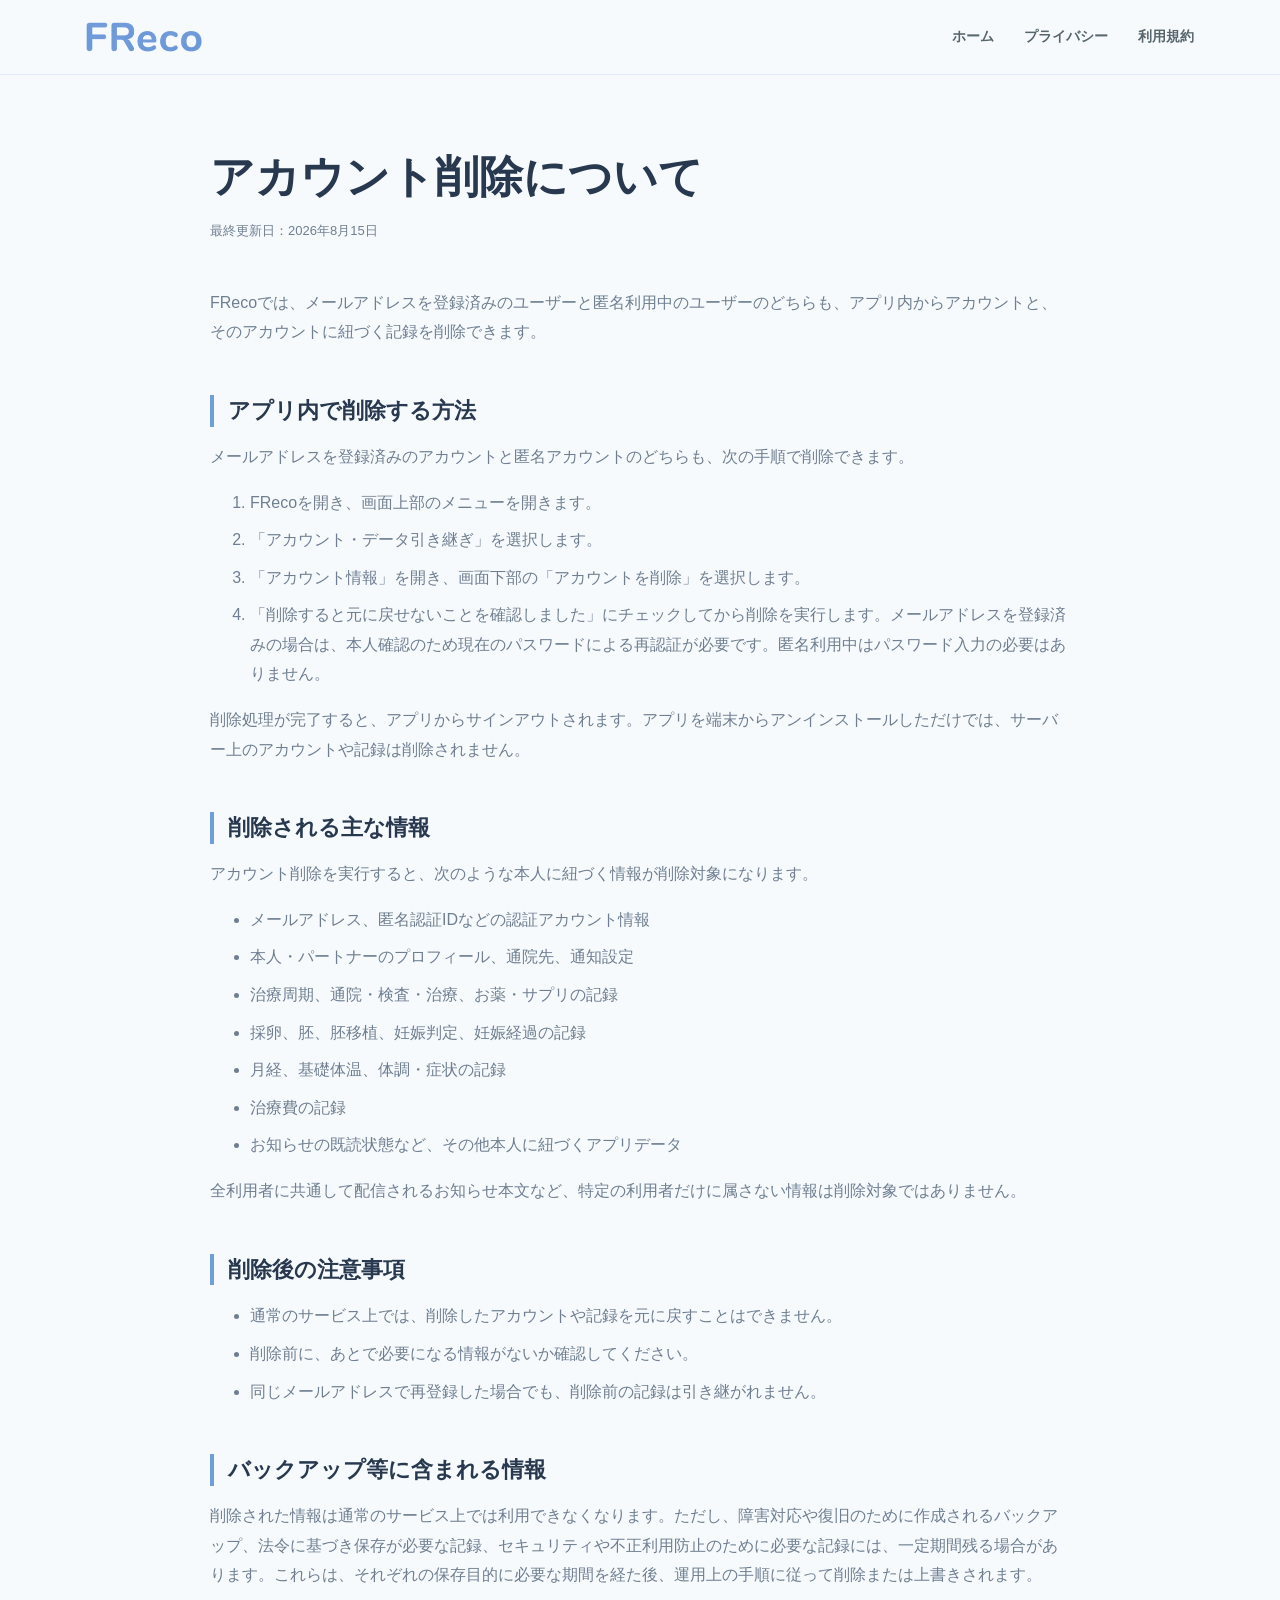
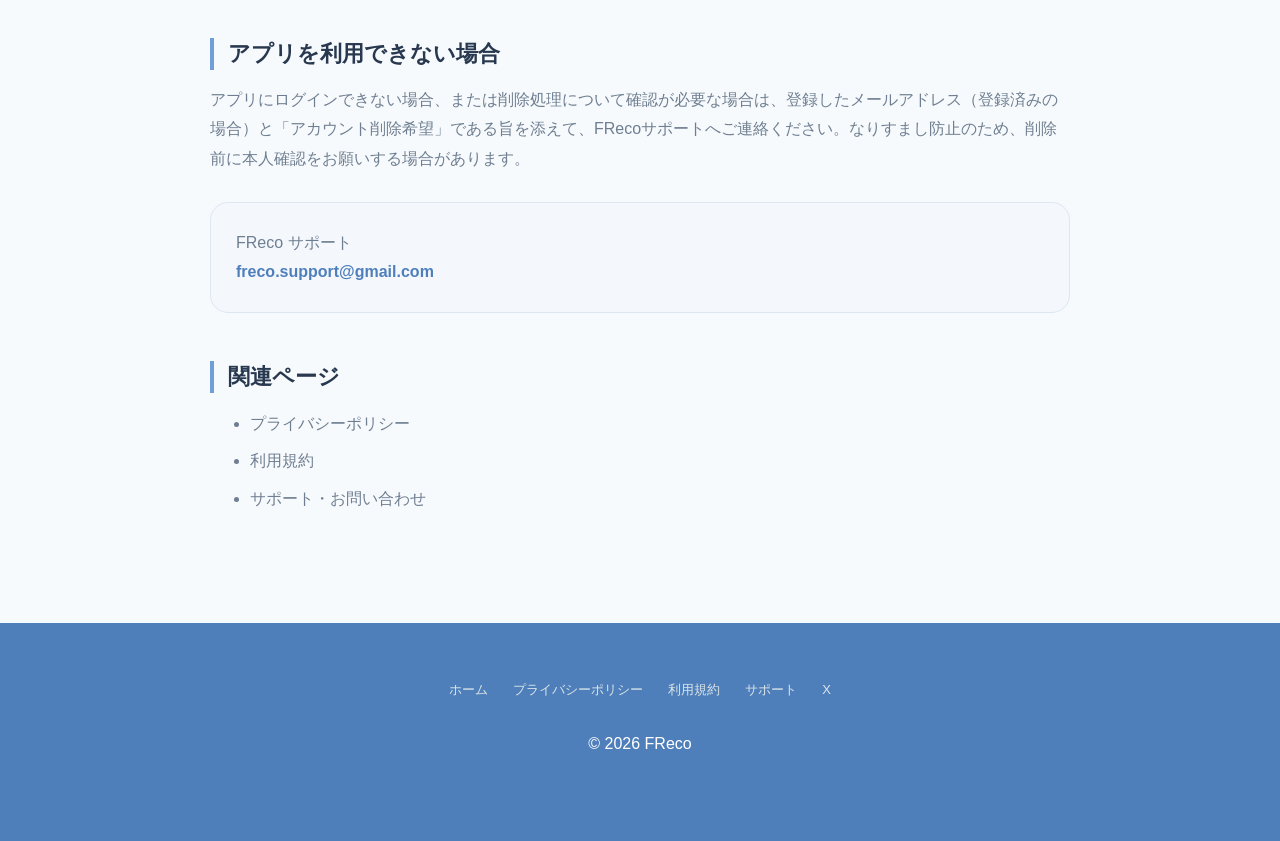
<file: account-deletion.html>
<!doctype html>
<html lang="ja">
  <head>
    <meta charset="UTF-8" />
    <meta name="viewport" content="width=device-width, initial-scale=1.0" />
    <title>アカウント削除について | FReco</title>
    <meta name="description" content="FRecoのアカウントを削除する方法と、削除される情報について説明します。" />
    <link rel="icon" href="images/favicon.ico" sizes="any" />
    <link rel="icon" type="image/png" sizes="32x32" href="images/favicon-32.png" />
    <link rel="apple-touch-icon" sizes="180x180" href="images/apple-touch-icon.png" />
    <link rel="stylesheet" href="css/style.css" />
  </head>
  <body>
    <header>
      <div class="header-inner">
        <a href="https://freco-app.jp/" class="logo"><img src="images/freco_header_lockup.png" alt="FReco" /></a>
        <nav>
          <a href="https://freco-app.jp/">ホーム</a>
          <a href="privacy.html">プライバシー</a>
          <a href="terms.html">利用規約</a>
        </nav>
      </div>
    </header>

    <main>
      <div class="container document">
        <h1>アカウント削除について</h1>
        <p class="updated">最終更新日：2026年8月15日</p>
        <p>FRecoでは、メールアドレスを登録済みのユーザーと匿名利用中のユーザーのどちらも、アプリ内からアカウントと、そのアカウントに紐づく記録を削除できます。</p>

        <h2>アプリ内で削除する方法</h2>
        <p>メールアドレスを登録済みのアカウントと匿名アカウントのどちらも、次の手順で削除できます。</p>
        <ol>
          <li>FRecoを開き、画面上部のメニューを開きます。</li>
          <li>「アカウント・データ引き継ぎ」を選択します。</li>
          <li>「アカウント情報」を開き、画面下部の「アカウントを削除」を選択します。</li>
          <li>「削除すると元に戻せないことを確認しました」にチェックしてから削除を実行します。メールアドレスを登録済みの場合は、本人確認のため現在のパスワードによる再認証が必要です。匿名利用中はパスワード入力の必要はありません。</li>
        </ol>
        <p>削除処理が完了すると、アプリからサインアウトされます。アプリを端末からアンインストールしただけでは、サーバー上のアカウントや記録は削除されません。</p>

        <h2>削除される主な情報</h2>
        <p>アカウント削除を実行すると、次のような本人に紐づく情報が削除対象になります。</p>
        <ul>
          <li>メールアドレス、匿名認証IDなどの認証アカウント情報</li>
          <li>本人・パートナーのプロフィール、通院先、通知設定</li>
          <li>治療周期、通院・検査・治療、お薬・サプリの記録</li>
          <li>採卵、胚、胚移植、妊娠判定、妊娠経過の記録</li>
          <li>月経、基礎体温、体調・症状の記録</li>
          <li>治療費の記録</li>
          <li>お知らせの既読状態など、その他本人に紐づくアプリデータ</li>
        </ul>
        <p>全利用者に共通して配信されるお知らせ本文など、特定の利用者だけに属さない情報は削除対象ではありません。</p>

        <h2>削除後の注意事項</h2>
        <ul>
          <li>通常のサービス上では、削除したアカウントや記録を元に戻すことはできません。</li>
          <li>削除前に、あとで必要になる情報がないか確認してください。</li>
          <li>同じメールアドレスで再登録した場合でも、削除前の記録は引き継がれません。</li>
        </ul>

        <h2>バックアップ等に含まれる情報</h2>
        <p>削除された情報は通常のサービス上では利用できなくなります。ただし、障害対応や復旧のために作成されるバックアップ、法令に基づき保存が必要な記録、セキュリティや不正利用防止のために必要な記録には、一定期間残る場合があります。これらは、それぞれの保存目的に必要な期間を経た後、運用上の手順に従って削除または上書きされます。</p>

        <h2>アプリを利用できない場合</h2>
        <p>アプリにログインできない場合、または削除処理について確認が必要な場合は、登録したメールアドレス（登録済みの場合）と「アカウント削除希望」である旨を添えて、FRecoサポートへご連絡ください。なりすまし防止のため、削除前に本人確認をお願いする場合があります。</p>
        <div class="contact-box">
          <p>FReco サポート</p>
          <a href="mailto:freco.support@gmail.com?subject=FReco%20%E3%82%A2%E3%82%AB%E3%82%A6%E3%83%B3%E3%83%88%E5%89%8A%E9%99%A4%E3%81%AB%E3%81%A4%E3%81%84%E3%81%A6">freco.support@gmail.com</a>
        </div>

        <h2>関連ページ</h2>
        <ul>
          <li><a href="privacy.html">プライバシーポリシー</a></li>
          <li><a href="terms.html">利用規約</a></li>
          <li><a href="support.html">サポート・お問い合わせ</a></li>
        </ul>
      </div>
    </main>

    <footer>
      <div class="footer-links">
        <a href="https://freco-app.jp/">ホーム</a>
        <a href="privacy.html">プライバシーポリシー</a>
        <a href="terms.html">利用規約</a>
        <a href="support.html">サポート</a>
        <a href="https://x.com/r_freco" target="_blank" rel="noopener noreferrer">X</a>
      </div>
      <div>© 2026 FReco</div>
    </footer>
  </body>
</html>
</file>
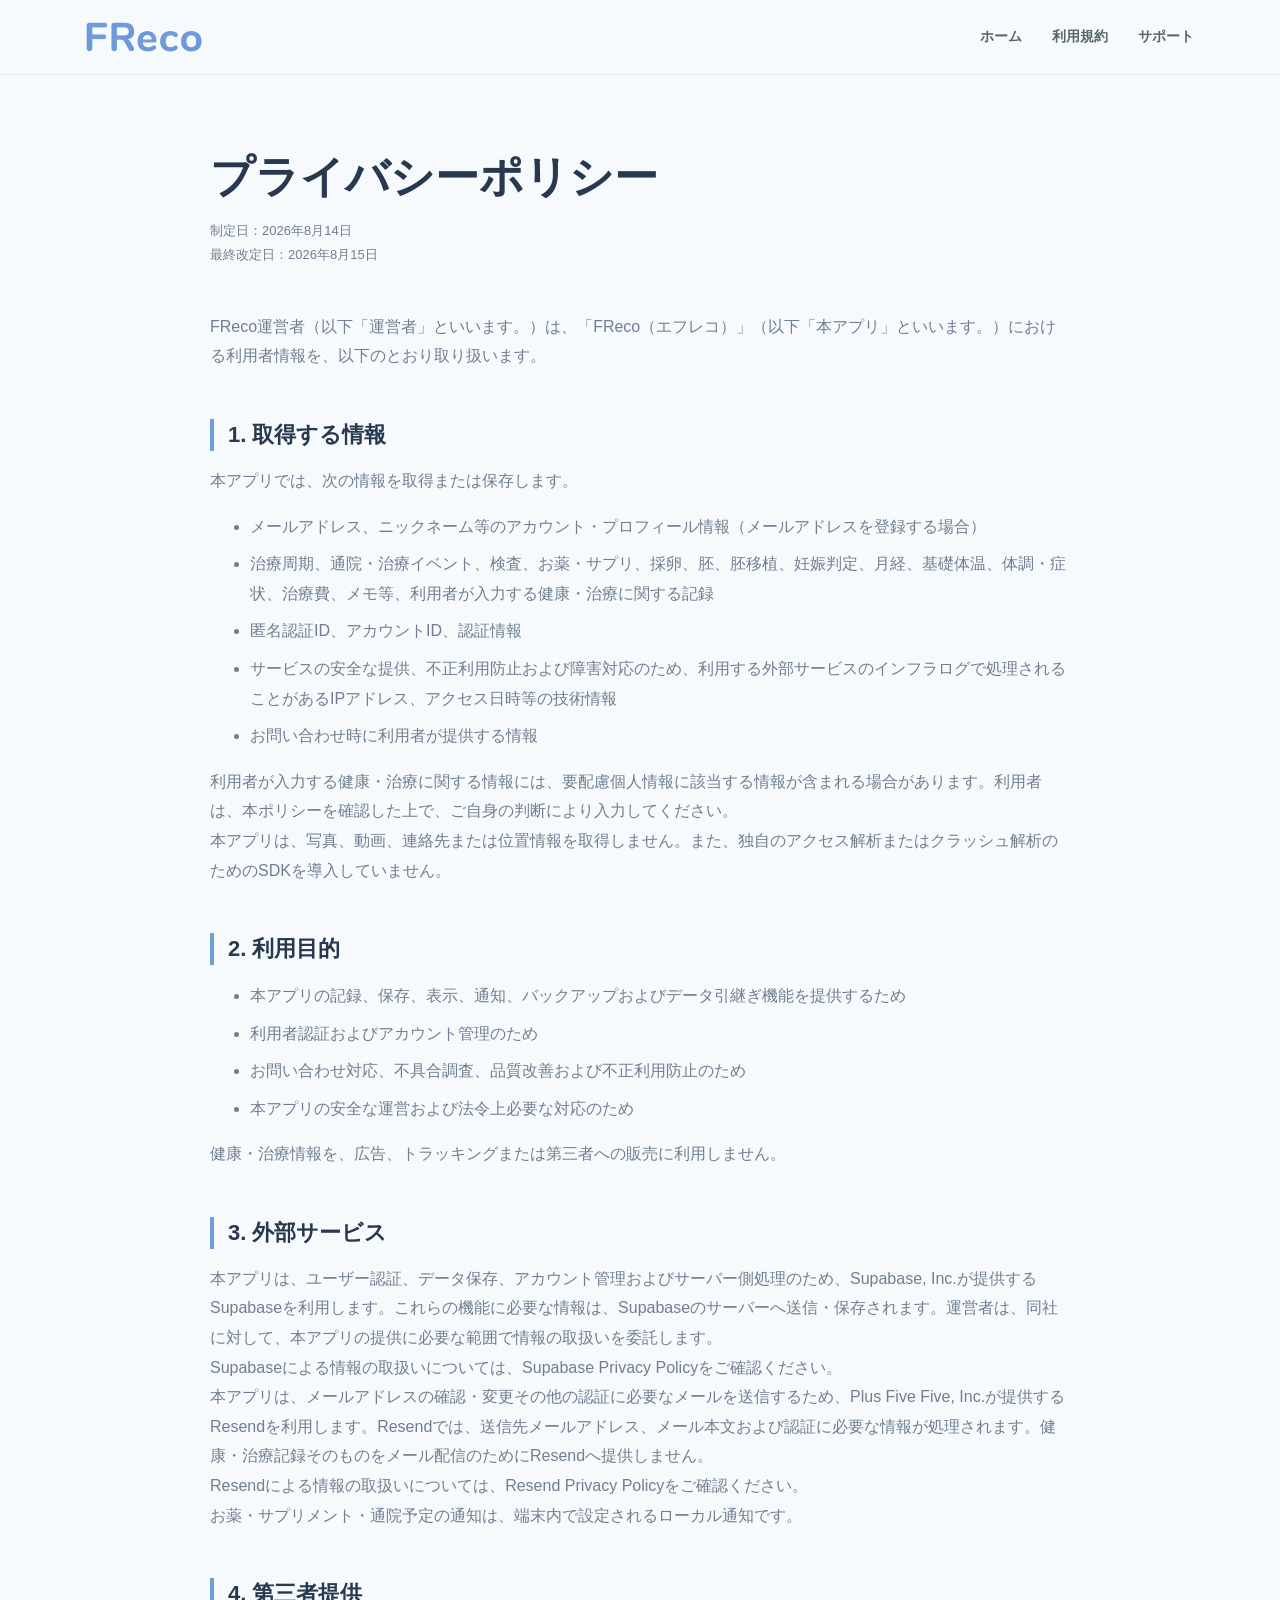
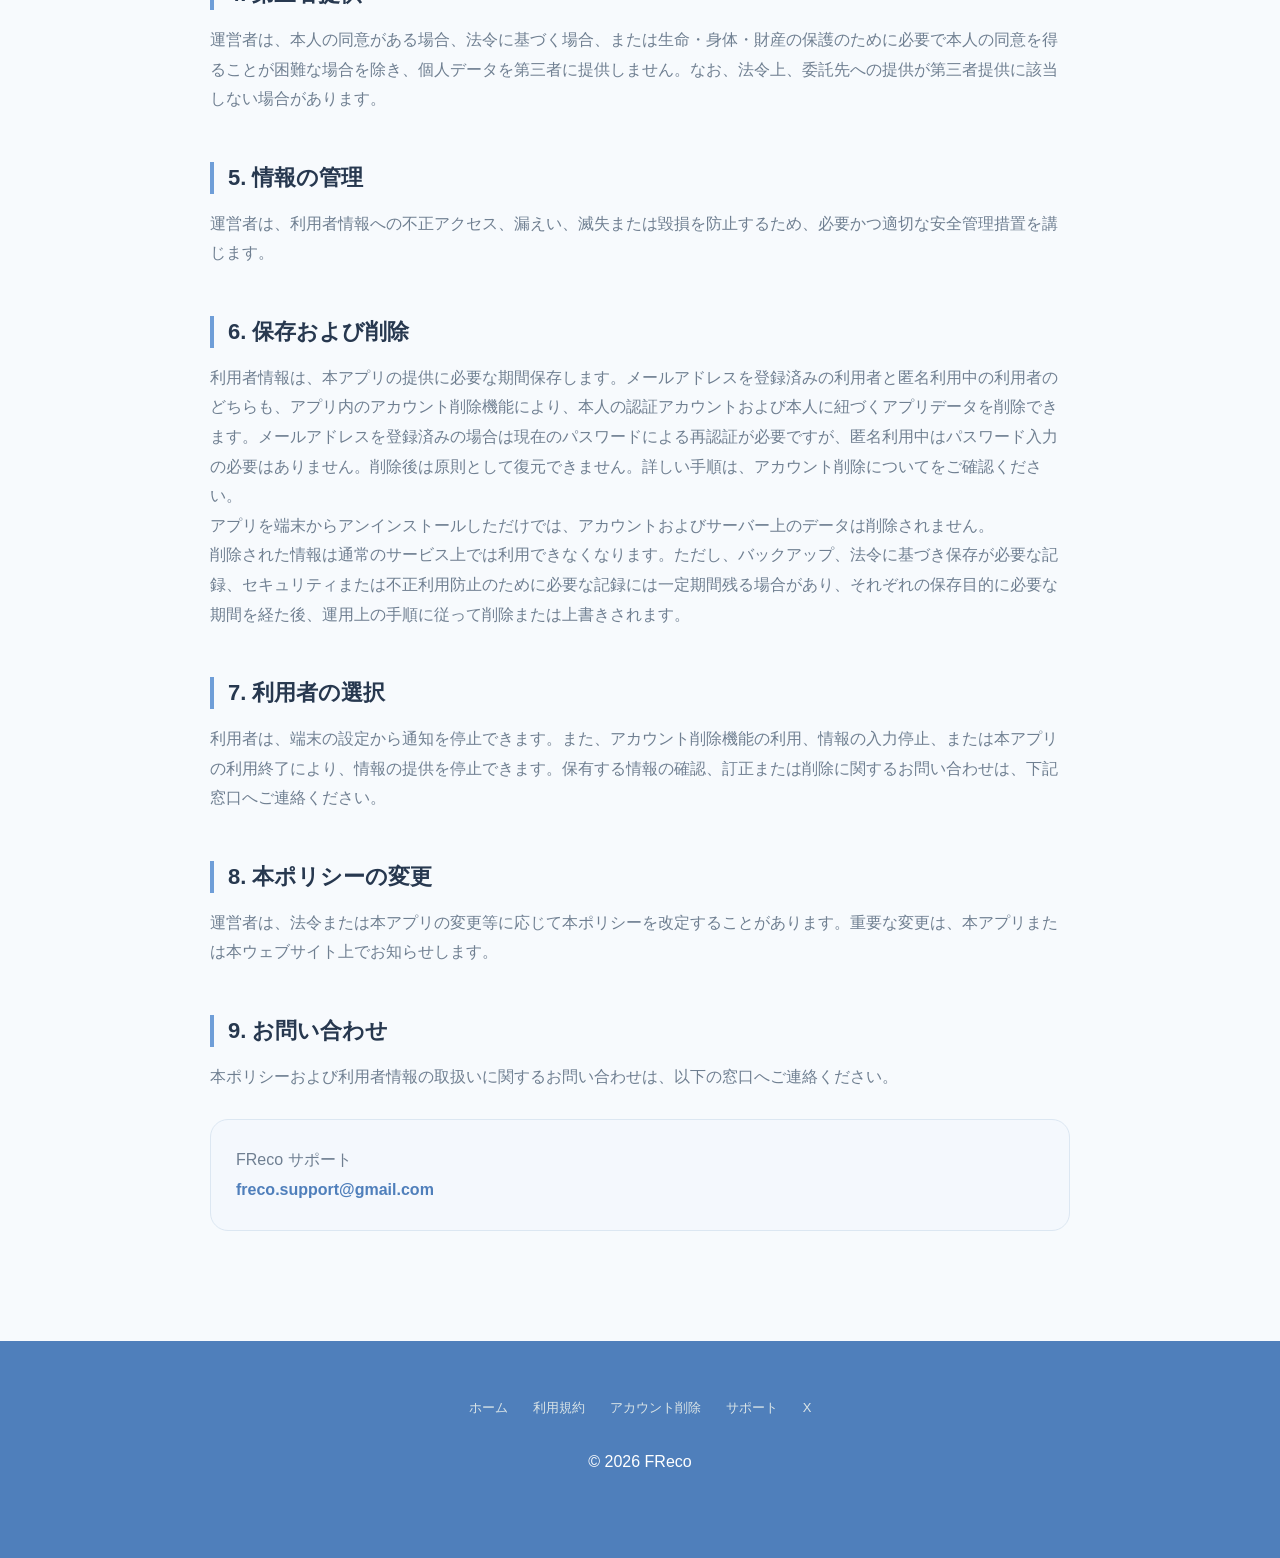
<file: privacy.html>
<!doctype html>
<html lang="ja">
  <head>
    <meta charset="UTF-8" />
    <meta name="viewport" content="width=device-width, initial-scale=1.0" />
    <title>プライバシーポリシー | FReco</title>
    <meta name="description" content="FRecoにおける利用者情報の取扱いについて説明します。" />
    <link rel="icon" href="images/favicon.ico" sizes="any" />
    <link rel="icon" type="image/png" sizes="32x32" href="images/favicon-32.png" />
    <link rel="apple-touch-icon" sizes="180x180" href="images/apple-touch-icon.png" />
    <link rel="stylesheet" href="css/style.css" />
  </head>
  <body>
    <header><div class="header-inner"><a href="https://freco-app.jp/" class="logo"><img src="images/freco_header_lockup.png" alt="FReco" /></a><nav><a href="https://freco-app.jp/">ホーム</a><a href="terms.html">利用規約</a><a href="support.html">サポート</a></nav></div></header>
    <main><div class="container document">
      <h1>プライバシーポリシー</h1>
      <p class="updated">制定日：2026年8月14日<br />最終改定日：2026年8月15日</p>
      <p>FReco運営者（以下「運営者」といいます。）は、「FReco（エフレコ）」（以下「本アプリ」といいます。）における利用者情報を、以下のとおり取り扱います。</p>

      <h2>1. 取得する情報</h2>
      <p>本アプリでは、次の情報を取得または保存します。</p>
      <ul>
        <li>メールアドレス、ニックネーム等のアカウント・プロフィール情報（メールアドレスを登録する場合）</li>
        <li>治療周期、通院・治療イベント、検査、お薬・サプリ、採卵、胚、胚移植、妊娠判定、月経、基礎体温、体調・症状、治療費、メモ等、利用者が入力する健康・治療に関する記録</li>
        <li>匿名認証ID、アカウントID、認証情報</li>
        <li>サービスの安全な提供、不正利用防止および障害対応のため、利用する外部サービスのインフラログで処理されることがあるIPアドレス、アクセス日時等の技術情報</li>
        <li>お問い合わせ時に利用者が提供する情報</li>
      </ul>
      <p>利用者が入力する健康・治療に関する情報には、要配慮個人情報に該当する情報が含まれる場合があります。利用者は、本ポリシーを確認した上で、ご自身の判断により入力してください。</p>
      <p>本アプリは、写真、動画、連絡先または位置情報を取得しません。また、独自のアクセス解析またはクラッシュ解析のためのSDKを導入していません。</p>

      <h2>2. 利用目的</h2>
      <ul>
        <li>本アプリの記録、保存、表示、通知、バックアップおよびデータ引継ぎ機能を提供するため</li>
        <li>利用者認証およびアカウント管理のため</li>
        <li>お問い合わせ対応、不具合調査、品質改善および不正利用防止のため</li>
        <li>本アプリの安全な運営および法令上必要な対応のため</li>
      </ul>
      <p>健康・治療情報を、広告、トラッキングまたは第三者への販売に利用しません。</p>

      <h2>3. 外部サービス</h2>
      <p>本アプリは、ユーザー認証、データ保存、アカウント管理およびサーバー側処理のため、Supabase, Inc.が提供するSupabaseを利用します。これらの機能に必要な情報は、Supabaseのサーバーへ送信・保存されます。運営者は、同社に対して、本アプリの提供に必要な範囲で情報の取扱いを委託します。</p>
      <p>Supabaseによる情報の取扱いについては、<a href="https://supabase.com/privacy" rel="external noreferrer">Supabase Privacy Policy</a>をご確認ください。</p>
      <p>本アプリは、メールアドレスの確認・変更その他の認証に必要なメールを送信するため、Plus Five Five, Inc.が提供するResendを利用します。Resendでは、送信先メールアドレス、メール本文および認証に必要な情報が処理されます。健康・治療記録そのものをメール配信のためにResendへ提供しません。</p>
      <p>Resendによる情報の取扱いについては、<a href="https://resend.com/legal/privacy-policy" rel="external noreferrer">Resend Privacy Policy</a>をご確認ください。</p>
      <p>お薬・サプリメント・通院予定の通知は、端末内で設定されるローカル通知です。</p>

      <h2>4. 第三者提供</h2>
      <p>運営者は、本人の同意がある場合、法令に基づく場合、または生命・身体・財産の保護のために必要で本人の同意を得ることが困難な場合を除き、個人データを第三者に提供しません。なお、法令上、委託先への提供が第三者提供に該当しない場合があります。</p>

      <h2>5. 情報の管理</h2>
      <p>運営者は、利用者情報への不正アクセス、漏えい、滅失または毀損を防止するため、必要かつ適切な安全管理措置を講じます。</p>

      <h2>6. 保存および削除</h2>
      <p>利用者情報は、本アプリの提供に必要な期間保存します。メールアドレスを登録済みの利用者と匿名利用中の利用者のどちらも、アプリ内のアカウント削除機能により、本人の認証アカウントおよび本人に紐づくアプリデータを削除できます。メールアドレスを登録済みの場合は現在のパスワードによる再認証が必要ですが、匿名利用中はパスワード入力の必要はありません。削除後は原則として復元できません。詳しい手順は、<a href="account-deletion.html">アカウント削除について</a>をご確認ください。</p>
      <p>アプリを端末からアンインストールしただけでは、アカウントおよびサーバー上のデータは削除されません。</p>
      <p>削除された情報は通常のサービス上では利用できなくなります。ただし、バックアップ、法令に基づき保存が必要な記録、セキュリティまたは不正利用防止のために必要な記録には一定期間残る場合があり、それぞれの保存目的に必要な期間を経た後、運用上の手順に従って削除または上書きされます。</p>

      <h2>7. 利用者の選択</h2>
      <p>利用者は、端末の設定から通知を停止できます。また、アカウント削除機能の利用、情報の入力停止、または本アプリの利用終了により、情報の提供を停止できます。保有する情報の確認、訂正または削除に関するお問い合わせは、下記窓口へご連絡ください。</p>

      <h2>8. 本ポリシーの変更</h2>
      <p>運営者は、法令または本アプリの変更等に応じて本ポリシーを改定することがあります。重要な変更は、本アプリまたは本ウェブサイト上でお知らせします。</p>

      <h2>9. お問い合わせ</h2>
      <p>本ポリシーおよび利用者情報の取扱いに関するお問い合わせは、以下の窓口へご連絡ください。</p>
      <div class="contact-box"><p>FReco サポート</p><a href="mailto:freco.support@gmail.com">freco.support@gmail.com</a></div>
    </div></main>
    <footer><div class="footer-links"><a href="https://freco-app.jp/">ホーム</a><a href="terms.html">利用規約</a><a href="account-deletion.html">アカウント削除</a><a href="support.html">サポート</a><a href="https://x.com/r_freco" target="_blank" rel="noopener noreferrer">X</a></div><div>© 2026 FReco</div></footer>
  </body>
</html>
</file>
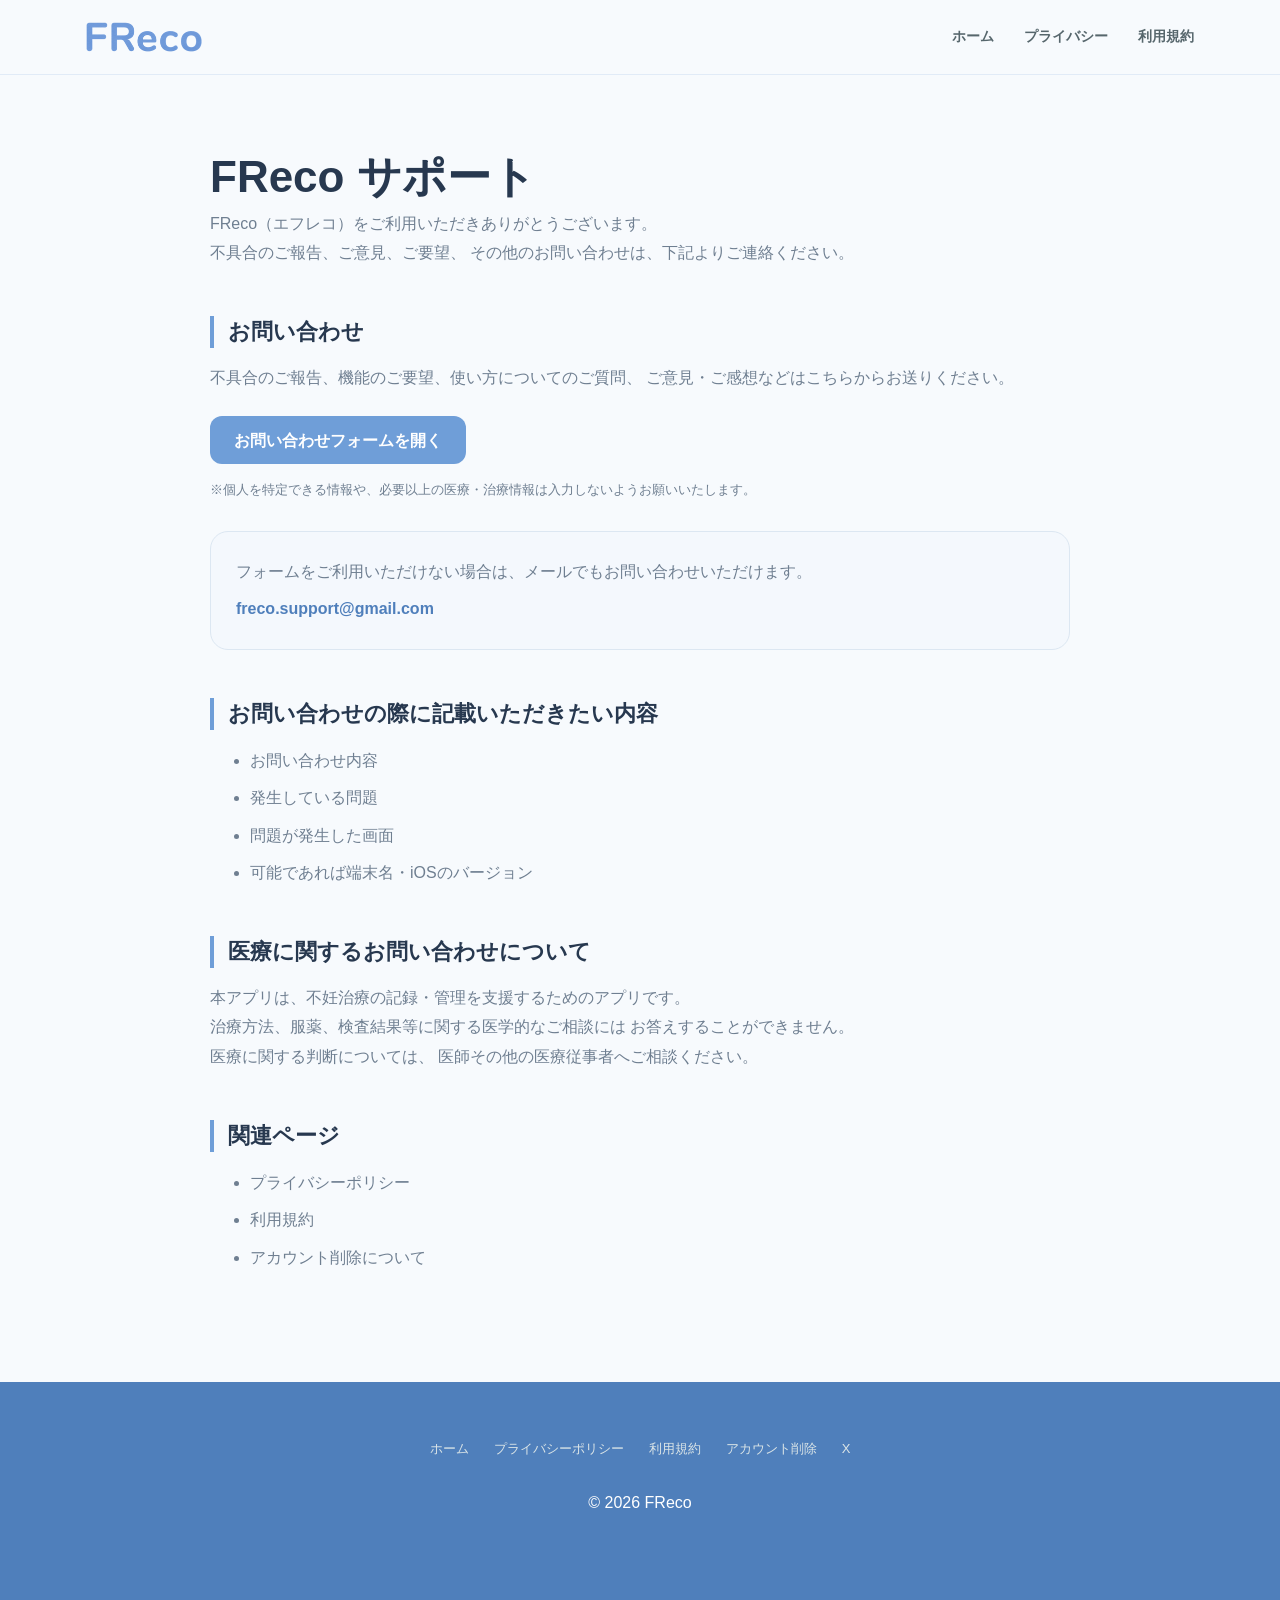
<file: support.html>
<!doctype html>
<html lang="ja">
  <head>
    <meta charset="UTF-8" />
    <meta name="viewport" content="width=device-width, initial-scale=1.0" />

    <title>サポート | FReco</title>

    <link rel="icon" href="images/favicon.ico" sizes="any" />
    <link rel="icon" type="image/png" sizes="32x32" href="images/favicon-32.png" />
    <link rel="apple-touch-icon" sizes="180x180" href="images/apple-touch-icon.png" />
    <link rel="stylesheet" href="css/style.css" />
  </head>

  <body>
    <header>
      <div class="header-inner">
        <a href="https://freco-app.jp/" class="logo"><img src="images/freco_header_lockup.png" alt="FReco" /></a>

        <nav>
          <a href="https://freco-app.jp/">ホーム</a>
          <a href="privacy.html">プライバシー</a>
          <a href="terms.html">利用規約</a>
        </nav>
      </div>
    </header>

    <main>
      <div class="container document">
        <h1>FReco サポート</h1>

        <p>FReco（エフレコ）をご利用いただきありがとうございます。</p>

        <p>
          不具合のご報告、ご意見、ご要望、
          その他のお問い合わせは、下記よりご連絡ください。
        </p>

        <h2>お問い合わせ</h2>

        <p>
          不具合のご報告、機能のご要望、使い方についてのご質問、
          ご意見・ご感想などはこちらからお送りください。
        </p>

        <div class="contact-form-action">
          <a
            class="primary-button"
            href="https://docs.google.com/forms/d/e/1FAIpQLSf3Ks4rdPP479M-b20mpJWMJZrL7xh2VkmuTZfceOzf77Eq3Q/viewform?usp=publish-editor"
            target="_blank"
            rel="noopener noreferrer"
          >お問い合わせフォームを開く</a>
        </div>

        <p class="contact-note">
          ※個人を特定できる情報や、必要以上の医療・治療情報は入力しないようお願いいたします。
        </p>

        <div class="contact-box">
          <p>フォームをご利用いただけない場合は、メールでもお問い合わせいただけます。</p>

          <p>
            <a href="mailto:freco.support@gmail.com">
              freco.support@gmail.com
            </a>
          </p>
        </div>

        <h2>お問い合わせの際に記載いただきたい内容</h2>

        <ul>
          <li>お問い合わせ内容</li>
          <li>発生している問題</li>
          <li>問題が発生した画面</li>
          <li>可能であれば端末名・iOSのバージョン</li>
        </ul>

        <h2>医療に関するお問い合わせについて</h2>

        <p>本アプリは、不妊治療の記録・管理を支援するためのアプリです。</p>

        <p>
          治療方法、服薬、検査結果等に関する医学的なご相談には
          お答えすることができません。
        </p>

        <p>
          医療に関する判断については、 医師その他の医療従事者へご相談ください。
        </p>

        <h2>関連ページ</h2>

        <ul>
          <li>
            <a href="privacy.html">プライバシーポリシー</a>
          </li>

          <li>
            <a href="terms.html">利用規約</a>
          </li>

          <li>
            <a href="account-deletion.html">アカウント削除について</a>
          </li>
        </ul>
      </div>
    </main>

    <footer>
      <div class="footer-links">
        <a href="https://freco-app.jp/">ホーム</a>
        <a href="privacy.html">プライバシーポリシー</a>
        <a href="terms.html">利用規約</a>
        <a href="account-deletion.html">アカウント削除</a>
        <a href="https://x.com/r_freco" target="_blank" rel="noopener noreferrer">X</a>
      </div>

      <div>© 2026 FReco</div>
    </footer>
  </body>
</html>
</file>
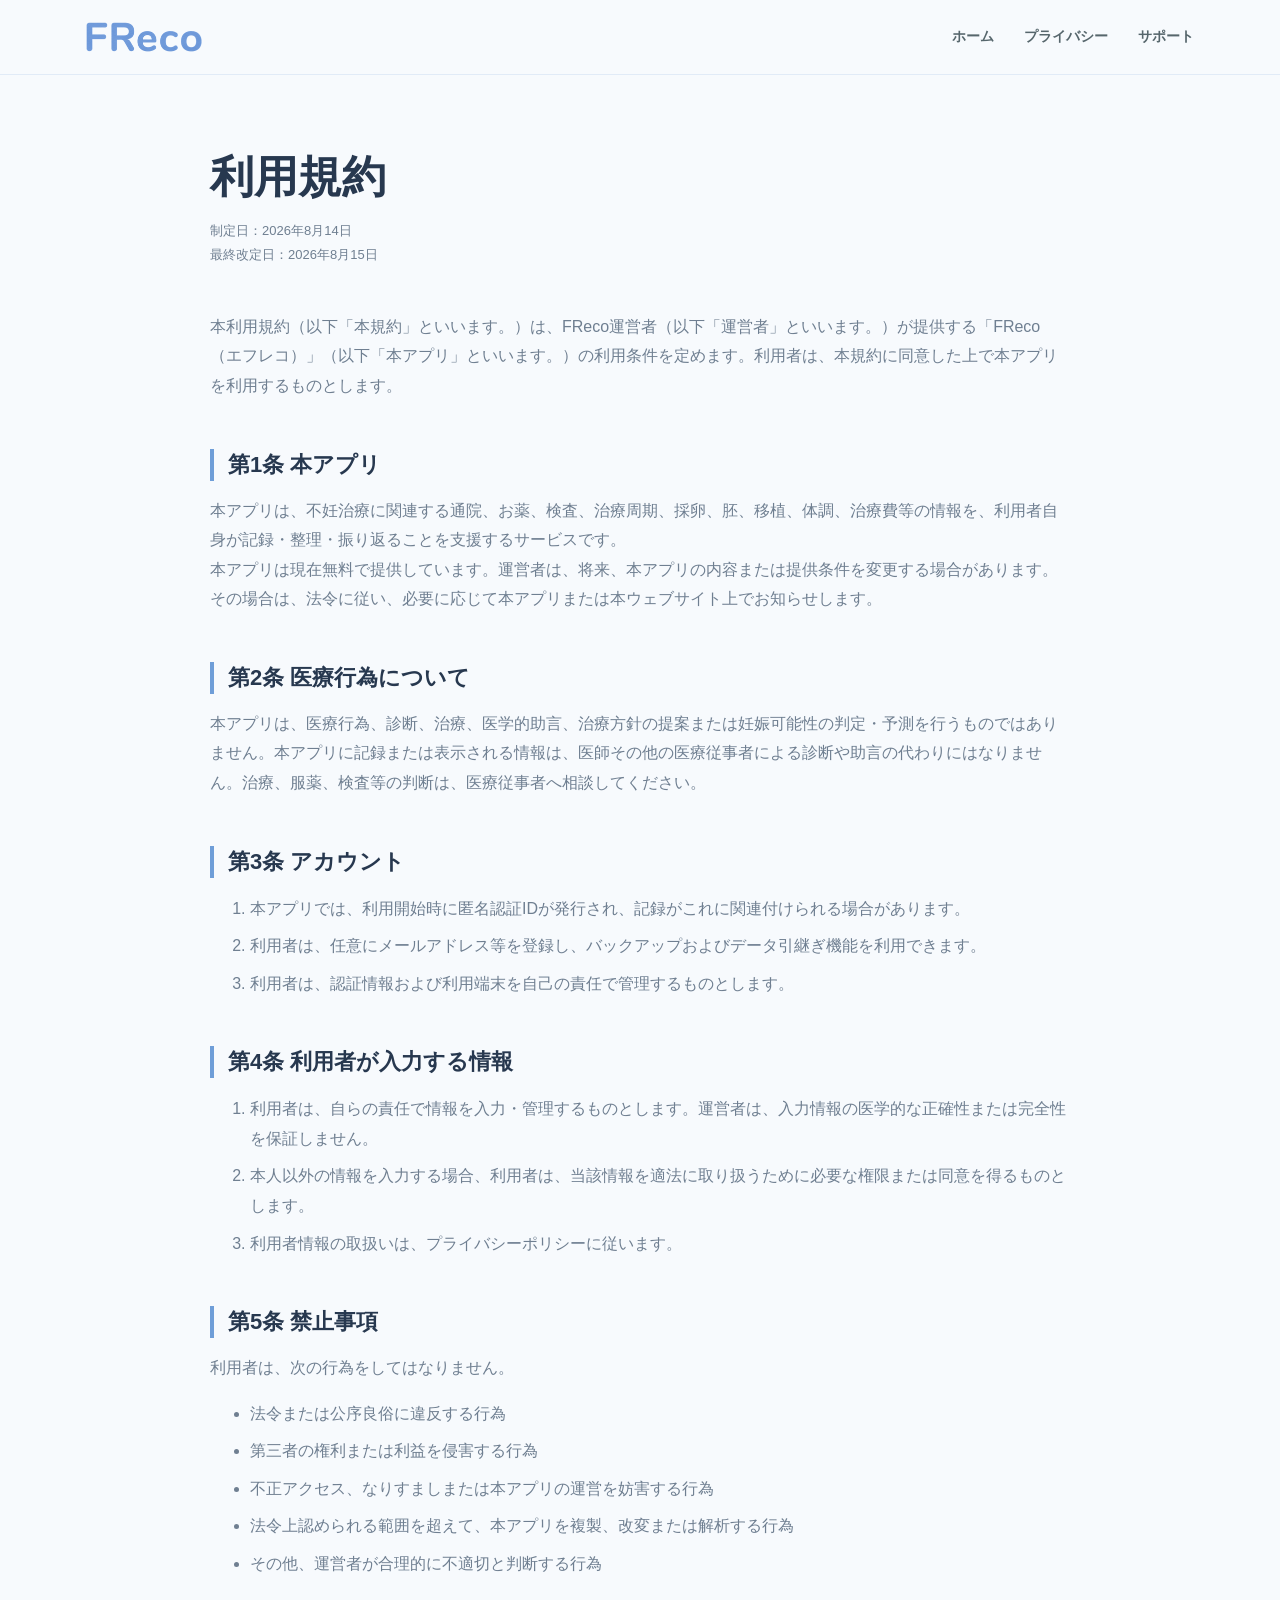
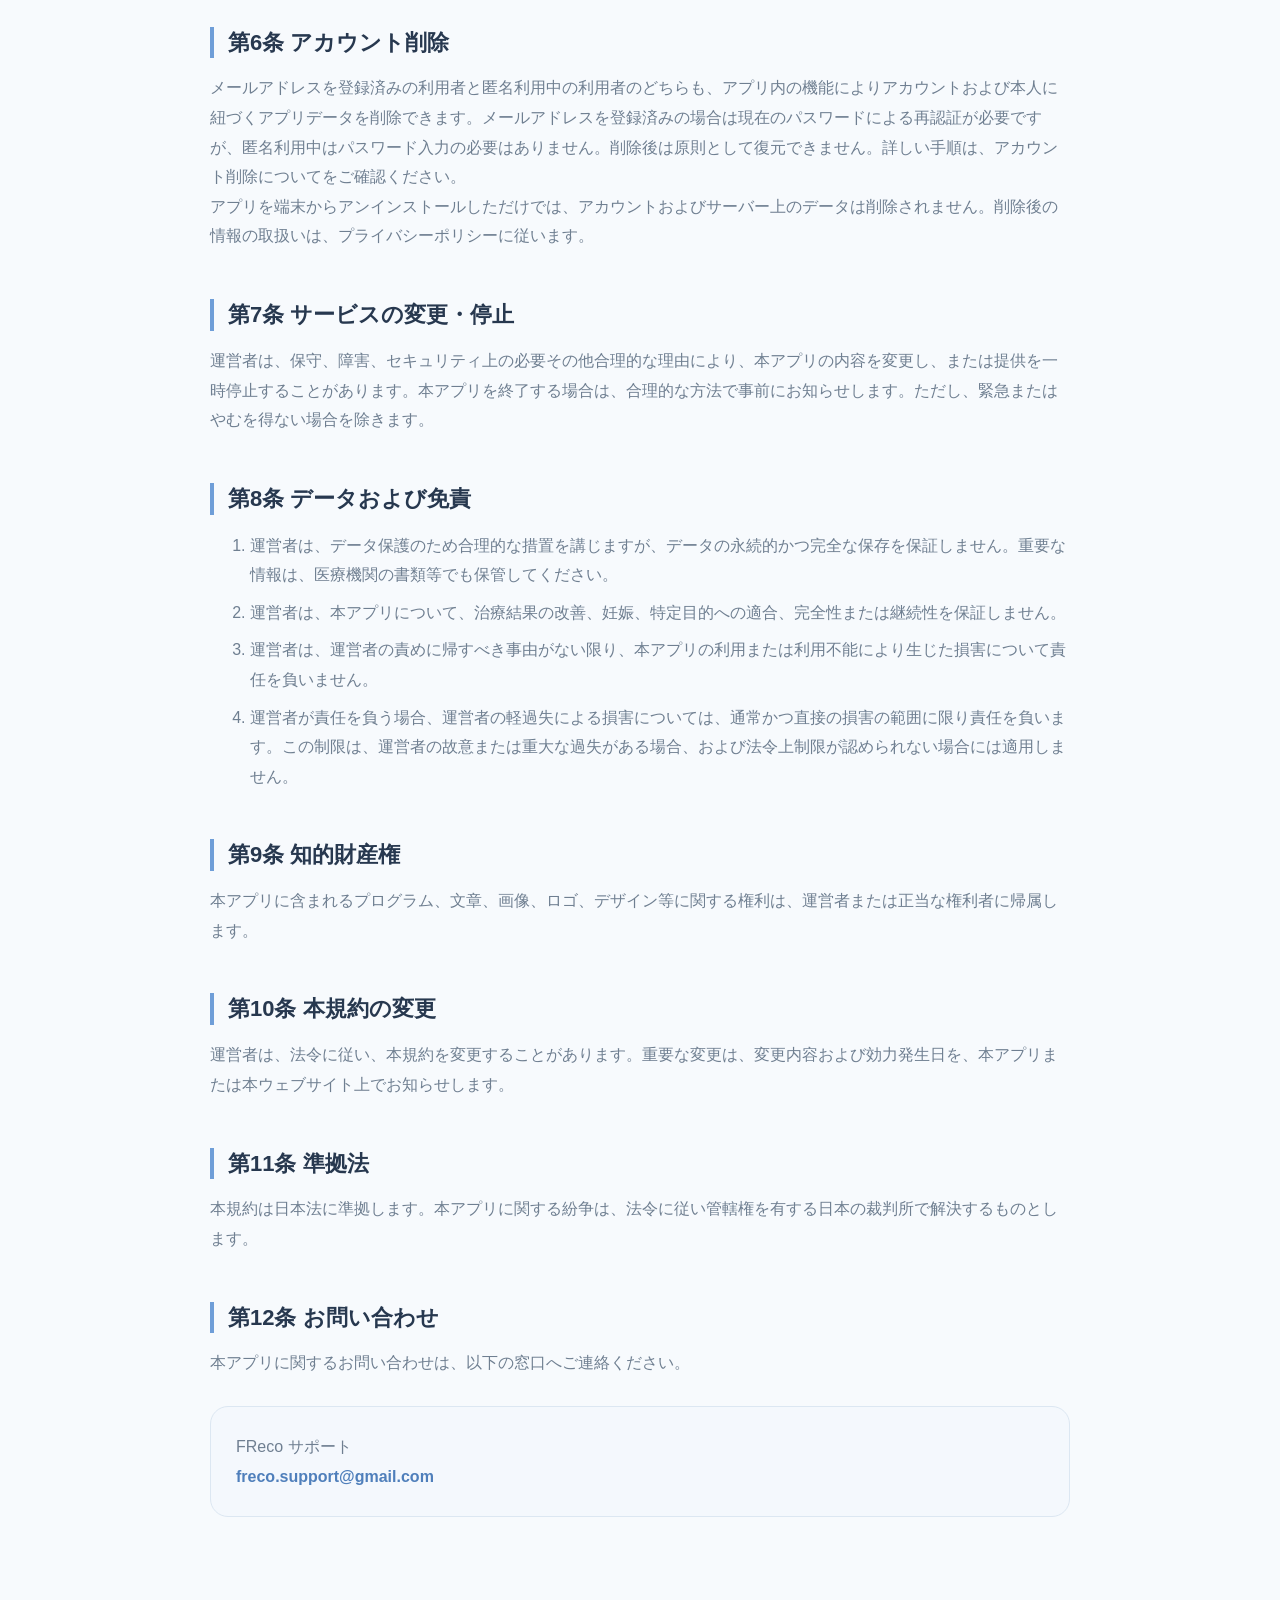
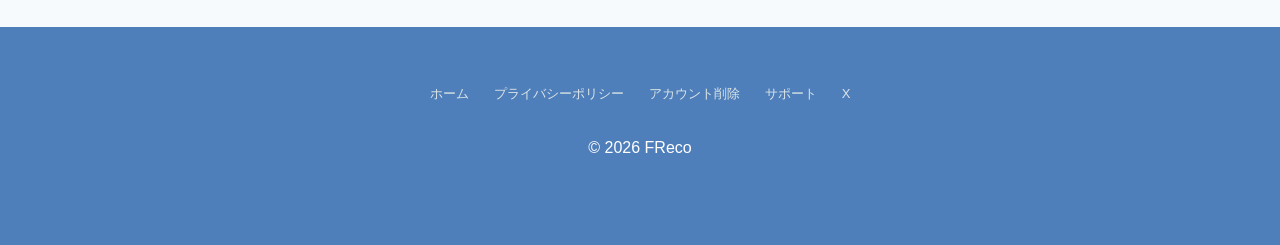
<file: terms.html>
<!doctype html>
<html lang="ja">
  <head>
    <meta charset="UTF-8" />
    <meta name="viewport" content="width=device-width, initial-scale=1.0" />
    <title>利用規約 | FReco</title>
    <meta name="description" content="FRecoの利用条件について定める利用規約です。" />
    <link rel="icon" href="images/favicon.ico" sizes="any" />
    <link rel="icon" type="image/png" sizes="32x32" href="images/favicon-32.png" />
    <link rel="apple-touch-icon" sizes="180x180" href="images/apple-touch-icon.png" />
    <link rel="stylesheet" href="css/style.css" />
  </head>
  <body>
    <header><div class="header-inner"><a href="https://freco-app.jp/" class="logo"><img src="images/freco_header_lockup.png" alt="FReco" /></a><nav><a href="https://freco-app.jp/">ホーム</a><a href="privacy.html">プライバシー</a><a href="support.html">サポート</a></nav></div></header>
    <main><div class="container document">
      <h1>利用規約</h1>
      <p class="updated">制定日：2026年8月14日<br />最終改定日：2026年8月15日</p>
      <p>本利用規約（以下「本規約」といいます。）は、FReco運営者（以下「運営者」といいます。）が提供する「FReco（エフレコ）」（以下「本アプリ」といいます。）の利用条件を定めます。利用者は、本規約に同意した上で本アプリを利用するものとします。</p>

      <h2>第1条 本アプリ</h2>
      <p>本アプリは、不妊治療に関連する通院、お薬、検査、治療周期、採卵、胚、移植、体調、治療費等の情報を、利用者自身が記録・整理・振り返ることを支援するサービスです。</p>
      <p>本アプリは現在無料で提供しています。運営者は、将来、本アプリの内容または提供条件を変更する場合があります。その場合は、法令に従い、必要に応じて本アプリまたは本ウェブサイト上でお知らせします。</p>

      <h2>第2条 医療行為について</h2>
      <p>本アプリは、医療行為、診断、治療、医学的助言、治療方針の提案または妊娠可能性の判定・予測を行うものではありません。本アプリに記録または表示される情報は、医師その他の医療従事者による診断や助言の代わりにはなりません。治療、服薬、検査等の判断は、医療従事者へ相談してください。</p>

      <h2>第3条 アカウント</h2>
      <ol>
        <li>本アプリでは、利用開始時に匿名認証IDが発行され、記録がこれに関連付けられる場合があります。</li>
        <li>利用者は、任意にメールアドレス等を登録し、バックアップおよびデータ引継ぎ機能を利用できます。</li>
        <li>利用者は、認証情報および利用端末を自己の責任で管理するものとします。</li>
      </ol>

      <h2>第4条 利用者が入力する情報</h2>
      <ol>
        <li>利用者は、自らの責任で情報を入力・管理するものとします。運営者は、入力情報の医学的な正確性または完全性を保証しません。</li>
        <li>本人以外の情報を入力する場合、利用者は、当該情報を適法に取り扱うために必要な権限または同意を得るものとします。</li>
        <li>利用者情報の取扱いは、<a href="privacy.html">プライバシーポリシー</a>に従います。</li>
      </ol>

      <h2>第5条 禁止事項</h2>
      <p>利用者は、次の行為をしてはなりません。</p>
      <ul>
        <li>法令または公序良俗に違反する行為</li>
        <li>第三者の権利または利益を侵害する行為</li>
        <li>不正アクセス、なりすましまたは本アプリの運営を妨害する行為</li>
        <li>法令上認められる範囲を超えて、本アプリを複製、改変または解析する行為</li>
        <li>その他、運営者が合理的に不適切と判断する行為</li>
      </ul>

      <h2>第6条 アカウント削除</h2>
      <p>メールアドレスを登録済みの利用者と匿名利用中の利用者のどちらも、アプリ内の機能によりアカウントおよび本人に紐づくアプリデータを削除できます。メールアドレスを登録済みの場合は現在のパスワードによる再認証が必要ですが、匿名利用中はパスワード入力の必要はありません。削除後は原則として復元できません。詳しい手順は、<a href="account-deletion.html">アカウント削除について</a>をご確認ください。</p>
      <p>アプリを端末からアンインストールしただけでは、アカウントおよびサーバー上のデータは削除されません。削除後の情報の取扱いは、<a href="privacy.html">プライバシーポリシー</a>に従います。</p>

      <h2>第7条 サービスの変更・停止</h2>
      <p>運営者は、保守、障害、セキュリティ上の必要その他合理的な理由により、本アプリの内容を変更し、または提供を一時停止することがあります。本アプリを終了する場合は、合理的な方法で事前にお知らせします。ただし、緊急またはやむを得ない場合を除きます。</p>

      <h2>第8条 データおよび免責</h2>
      <ol>
        <li>運営者は、データ保護のため合理的な措置を講じますが、データの永続的かつ完全な保存を保証しません。重要な情報は、医療機関の書類等でも保管してください。</li>
        <li>運営者は、本アプリについて、治療結果の改善、妊娠、特定目的への適合、完全性または継続性を保証しません。</li>
        <li>運営者は、運営者の責めに帰すべき事由がない限り、本アプリの利用または利用不能により生じた損害について責任を負いません。</li>
        <li>運営者が責任を負う場合、運営者の軽過失による損害については、通常かつ直接の損害の範囲に限り責任を負います。この制限は、運営者の故意または重大な過失がある場合、および法令上制限が認められない場合には適用しません。</li>
      </ol>

      <h2>第9条 知的財産権</h2>
      <p>本アプリに含まれるプログラム、文章、画像、ロゴ、デザイン等に関する権利は、運営者または正当な権利者に帰属します。</p>

      <h2>第10条 本規約の変更</h2>
      <p>運営者は、法令に従い、本規約を変更することがあります。重要な変更は、変更内容および効力発生日を、本アプリまたは本ウェブサイト上でお知らせします。</p>

      <h2>第11条 準拠法</h2>
      <p>本規約は日本法に準拠します。本アプリに関する紛争は、法令に従い管轄権を有する日本の裁判所で解決するものとします。</p>

      <h2>第12条 お問い合わせ</h2>
      <p>本アプリに関するお問い合わせは、以下の窓口へご連絡ください。</p>
      <div class="contact-box"><p>FReco サポート</p><a href="mailto:freco.support@gmail.com">freco.support@gmail.com</a></div>
    </div></main>
    <footer><div class="footer-links"><a href="https://freco-app.jp/">ホーム</a><a href="privacy.html">プライバシーポリシー</a><a href="account-deletion.html">アカウント削除</a><a href="support.html">サポート</a><a href="https://x.com/r_freco" target="_blank" rel="noopener noreferrer">X</a></div><div>© 2026 FReco</div></footer>
  </body>
</html>
</file>
<file: css/style.css>
:root{--primary:#6f9ed8;--dark:#4f7fbb;--pressed:#3e699e;--light:#eaf2fc;--pale:#f4f8fd;--bg:#f7fafd;--white:#fff;--text:#27384f;--sub:#6f7f91;--border:#dce7f2;--shadow:0 10px 30px rgba(71,108,154,.08)}*{box-sizing:border-box}html{scroll-behavior:smooth}body{margin:0;color:var(--text);background:var(--bg);font-family:-apple-system,BlinkMacSystemFont,"Segoe UI","Noto Sans JP",sans-serif;line-height:1.85;-webkit-font-smoothing:antialiased}a{color:inherit;text-decoration:none}p{margin:0;color:var(--sub)}h1,h2,h3{margin:0;line-height:1.45}h2{font-size:clamp(29px,4vw,44px)}.skip{position:fixed;z-index:999;top:5px;left:5px;padding:8px;background:#fff;transform:translateY(-150%)}.skip:focus{transform:none}header{position:sticky;top:0;z-index:100;background:var(--bg);border-bottom:1px solid rgba(111,158,216,.16)}.header-inner{width:min(1160px,100%);min-height:74px;margin:auto;padding:0 26px;display:flex;align-items:center;justify-content:space-between}.logo{display:inline-flex;align-items:center}.logo img{display:block;width:116px;height:auto}.mark,.app-title b{display:inline-grid;place-items:center;color:#fff;background:var(--primary);border-radius:11px}nav{display:flex;gap:30px;align-items:center}nav a{font-size:14px;font-weight:600;color:#56666c}.pill{padding:8px 16px;background:#fff;border:1px solid var(--border);border-radius:99px}.hero{overflow:hidden}.hero-inner{width:min(1160px,100%);min-height:720px;margin:auto;padding:70px 26px 85px;display:grid;grid-template-columns:1fr 1fr;gap:65px;align-items:center}.label{margin-bottom:17px;color:var(--dark);font:800 12px Arial;letter-spacing:.18em}.hero h1{font-size:clamp(40px,5vw,66px);font-weight:600}.hero h1 em{color:var(--dark);font-style:normal}.lead{max-width:570px;margin:27px 0;font-size:17px;line-height:2}.store{width:max-content;min-width:174px;padding:9px 17px;display:flex;gap:12px;align-items:center;color:#fff;background:var(--dark);border-radius:12px}.store>span{font-size:23px}.store div{line-height:1.1}.store small{display:block;font-size:10px}.store strong{font-size:16px}.note{margin-top:9px;font-size:12px}.visual{position:relative;min-height:570px;display:grid;place-items:center}.halo{position:absolute;width:510px;height:510px;background:var(--light);border:1px solid var(--border);border-radius:50%}.phone{position:relative;z-index:2;width:268px;height:550px;padding:19px 16px;background:#f8fbfb;border:10px solid #27384f;border-radius:42px;box-shadow:0 16px 38px rgba(71,108,154,.14);transform:rotate(2deg)}.status{font:700 9px sans-serif;text-align:center}.app-title{margin:16px 0 14px;font-size:11px}.app-title b{width:24px;height:24px;margin-right:7px}.cycle{padding:16px;display:flex;flex-direction:column;gap:7px;color:#fff;background:var(--primary);border-radius:17px}.cycle small{font-size:9px}.cycle strong{font-size:14px}.cycle span{position:relative;height:5px;background:#ffffff45;border-radius:9px}.cycle span:after{content:"";position:absolute;inset:0 auto 0 0;width:67%;background:#fff;border-radius:9px}.phone h4{margin:17px 3px 8px;font-size:12px}.todo{margin:8px 0;padding:11px;background:#fff;border:1px solid #e4ecee;border-radius:12px;font-size:10px}.todo small{float:right;color:var(--sub)}.float{position:absolute;z-index:3;padding:14px 17px;background:#fff;border:1px solid var(--border);border-radius:15px;box-shadow:var(--shadow);font-size:10px;color:var(--sub)}.float strong{display:block;color:var(--text);font-size:15px}.float small{display:block}.one{top:100px;right:-5px}.two{bottom:100px;left:-5px}.section{padding:110px 26px}.inner{width:min(1080px,100%);margin:auto}.narrow{width:min(780px,100%);margin:auto}.center{text-align:center}.white{background:#fff}.pale{background:var(--pale)}.narrow>p:not(.label){max-width:700px;margin:25px auto}.steps{margin-top:42px;display:flex;gap:16px;align-items:center;justify-content:center;color:var(--primary)}.steps span{padding:11px 20px;color:var(--dark);background:var(--pale);border-radius:99px;font-weight:700}.problem{display:grid;grid-template-columns:.75fr 1.25fr;gap:90px}.questions p{padding:20px 0;border-bottom:1px solid #cddcdf;color:var(--text);font-size:16px}.questions i{margin-right:20px;color:var(--primary);font:800 12px Arial;font-style:normal}.answer{padding:90px 26px;color:#fff;background:var(--primary)}.answer p{color:#e8f0f2}.answer .label{color:#fff}.answer h2{margin-bottom:15px}.mark{width:54px;height:54px;margin:0 auto 18px;font:800 28px Arial;background:#fff;color:var(--primary)}.heading{margin-bottom:65px}.heading>p:last-child{margin-top:15px}.feature{position:relative;margin-bottom:65px;padding:68px;display:grid;grid-template-columns:1fr 1fr;gap:65px;align-items:center;background:#fff;border:1px solid var(--border);border-radius:34px}.feature.reverse>div:first-child{order:2}.feature h3{font-size:clamp(25px,3vw,34px)}.feature>div>p:not(.label){margin-top:20px}.num{position:absolute;top:23px;right:28px;color:#e1eaec;font:800 44px Arial}.feature ul{padding:0;margin:24px 0 0;display:flex;flex-wrap:wrap;gap:8px;list-style:none}.feature li{padding:5px 11px;color:var(--dark);background:var(--pale);border-radius:99px;font-size:12px}.art{min-height:350px;padding:34px;display:grid;place-items:center;background:var(--pale);border-radius:26px}.dashboard,.calendar{width:100%;padding:24px;background:#fff;border:1px solid var(--border);border-radius:19px;box-shadow:0 8px 24px rgba(71,108,154,.06)}.dashboard header,.calendar header{position:static;display:flex;justify-content:space-between;background:none;border:0;font-weight:700}.dashboard header b{color:var(--primary)}.ring{width:112px;height:112px;margin:20px auto;display:grid;place-items:center;border:10px solid var(--light);border-top-color:var(--primary);border-right-color:var(--primary);border-radius:50%;color:var(--dark);font:800 26px Arial}.ring small{font-size:10px}.dashboard p{padding:9px;border-top:1px solid #edf1f2;font-size:11px}.dashboard p small{float:right}.week,.dates{margin-top:20px;text-align:center;word-spacing:10px;font-size:11px;line-height:3}.dates b{padding:7px;color:#fff;background:var(--primary);border-radius:50%}.calendar p{margin-top:15px;padding:11px;background:var(--pale);border-radius:11px;font-size:10px}.flow{width:100%;margin:0;padding:0;list-style:none;counter-reset:item}.flow li{position:relative;padding:12px 10px 12px 48px;display:flex;flex-direction:column}.flow li:before{counter-increment:item;content:counter(item);position:absolute;left:0;display:grid;place-items:center;width:31px;height:31px;color:#fff;background:var(--primary);border-radius:50%;font-size:11px}.flow li:not(:last-child):after{content:"";position:absolute;left:15px;top:45px;width:1px;height:22px;background:#b9cccf}.flow small{color:var(--sub)}.cards{display:grid;grid-template-columns:repeat(3,1fr);gap:19px}.cards article{padding:33px;border:1px solid var(--border);border-radius:23px}.cards article>b,.trust aside>b{display:grid;place-items:center;width:47px;height:47px;margin-bottom:22px;color:var(--dark);background:var(--pale);border-radius:14px;font-size:20px}.cards h3{margin-bottom:12px;font-size:18px}.cards p{font-size:14px}.trust{display:grid;grid-template-columns:1fr 1fr;gap:75px;align-items:center}.trust h2{margin-bottom:20px}.trust a{display:inline-block;margin-top:22px;color:var(--dark);font-weight:700}.trust aside{padding:42px;background:#fff;border-radius:27px;box-shadow:var(--shadow)}.trust aside>b{color:#fff;background:var(--primary);border-radius:50%}.trust aside h3{margin-bottom:13px}details{border-bottom:1px solid var(--border)}summary{position:relative;padding:24px 45px 24px 4px;cursor:pointer;list-style:none;font-weight:600}summary:after{content:"＋";position:absolute;right:8px;color:var(--primary);font-size:20px}details[open] summary:after{content:"−"}details p{padding:0 40px 24px 4px}details a{color:var(--dark);text-decoration:underline}.cta{padding:95px 26px;text-align:center;color:#fff;background:var(--primary)}.app-icon{display:block;width:82px;height:82px;margin:0 auto 22px;border-radius:20px}.cta .label,.cta p{color:#e6eef0}.cta h2{margin-bottom:18px}.cta .store{margin:28px auto 0}.store.light{color:var(--dark);background:#fff}footer{padding:55px 25px;text-align:center;color:#fff;background:var(--dark)}footer .logo img{width:126px}footer p{margin:10px 0 25px;color:#afc0c5}footer div{margin-bottom:27px;display:flex;gap:25px;justify-content:center;flex-wrap:wrap}footer div a{font-size:13px;color:#dbe5e7}footer small{color:#849aa0}.document{width:min(860px,calc(100% - 40px));margin:70px auto 110px}.document h1{font-size:clamp(32px,5vw,44px)}.updated{margin:10px 0 45px;font-size:13px}.document h2{margin:48px 0 15px;padding-left:14px;border-left:4px solid var(--primary);font-size:22px}.document h3{margin:28px 0 10px;color:var(--dark);font-size:18px}.document li{margin-bottom:8px;color:var(--sub)}.contact-box{margin:28px 0;padding:25px;background:var(--pale);border:1px solid var(--border);border-radius:18px}.contact-box a{color:var(--dark);font-weight:700}.button,.btn,.primary-button{display:inline-flex;align-items:center;justify-content:center;min-height:48px;padding:0 24px;color:#fff;background:var(--primary);border:0;border-radius:12px;font-weight:700}.mobile{display:none}
@media(max-width:800px){.header-inner{min-height:65px;padding:0 18px}.logo{font-size:24px}.logo b{width:30px;height:30px}nav{gap:9px}nav a{display:none}nav .pill{display:block}.hero-inner{min-height:auto;padding:65px 21px 75px;grid-template-columns:1fr;gap:30px;text-align:center}.lead{margin:22px auto}.hero .store{margin:auto}.visual{min-height:510px;transform:scale(.88);margin:-20px 0}.one{right:0}.two{left:0}.section{padding:78px 21px}.problem,.feature,.trust{grid-template-columns:1fr;gap:38px}.problem{text-align:center}.questions{text-align:left}.feature{padding:47px 28px}.feature.reverse>div:first-child{order:0}.art{min-height:310px}.cards{grid-template-columns:1fr}.steps{gap:7px}.steps span{padding:9px 11px;font-size:12px}.mobile{display:block}}
@media(max-width:430px){.hero h1{font-size:38px}.lead{font-size:15px}.visual{width:116%;margin-left:-8%;transform:scale(.8)}h2{font-size:28px}.feature{margin-bottom:32px;padding:41px 19px}.art{min-height:270px;padding:18px}.num{font-size:33px}.trust aside{padding:29px}.questions p{font-size:14px}.week,.dates{word-spacing:4px}footer div{flex-direction:column;gap:12px}.document{margin-top:45px}.document h2{font-size:20px}}
@media(prefers-reduced-motion:reduce){html{scroll-behavior:auto}}

/* Product screenshots */
.device-frame{position:relative;width:min(230px,100%);height:450px;padding:23px 7px 10px;background:#26364b;border:1px solid #192638;border-radius:36px;box-shadow:0 18px 42px rgba(39,56,79,.18);overflow:hidden}
.device-frame img{display:block;width:100%;height:100%;object-fit:contain;object-position:center top;border-radius:26px;background:var(--bg)}
.device-speaker{position:absolute;z-index:2;top:8px;left:50%;width:52px;height:5px;background:#101a28;border-radius:99px;transform:translateX(-50%)}
.hero-device{z-index:2;width:min(260px,100%);height:610px;border-radius:40px}
.hero-device img{border-radius:30px}
.hero-shot{position:relative;display:block}
.screenshot-art{align-items:start;padding:36px;overflow:hidden}
.screenshot-section{background:var(--pale)}
.screenshot-grid{display:grid;grid-template-columns:repeat(4,minmax(0,1fr));gap:20px}
.screenshot-card{margin:0;padding:22px 12px 18px;background:var(--white);border:1px solid var(--border);border-radius:24px;overflow:hidden;text-align:center}
.compact-device{width:min(180px,100%);height:350px;margin:0 auto;border-radius:30px;padding:19px 5px 8px;box-shadow:0 12px 28px rgba(39,56,79,.14)}
.compact-device .device-speaker{top:6px;width:38px;height:4px}
.compact-device img{border-radius:22px}
.screenshot-card figcaption{display:flex;flex-direction:column;gap:4px;padding:15px 4px 0;color:var(--sub);font-size:.85rem;line-height:1.7}
.screenshot-card figcaption strong{color:var(--text);font-size:1rem}
@media(max-width:800px){.visual{min-height:590px;margin:0;transform:none}.hero-device{width:250px;height:580px}.screenshot-grid{grid-template-columns:repeat(2,minmax(0,1fr))}.screenshot-art .device-frame{width:220px;height:430px}}
@media(max-width:430px){.visual{width:100%;min-height:555px;margin:0;transform:none}.hero-device{width:235px;height:545px}.screenshot-grid{gap:12px}.screenshot-card{padding:14px 7px;border-radius:18px}.compact-device{width:145px;height:285px;border-radius:25px}.compact-device img{border-radius:18px}.screenshot-card figcaption{padding-top:11px;font-size:.76rem}.screenshot-card figcaption strong{font-size:.9rem}.screenshot-art{padding:24px}.screenshot-art .device-frame{width:205px;height:400px}}

/* Keep Japanese headings visually balanced and avoid orphaned characters. */
h1,h2,h3{text-wrap:balance;word-break:auto-phrase}
.nowrap{white-space:nowrap}

/* Hero device presentation: real screenshot, refined framing only. */
.hero-inner{grid-template-columns:1.05fr .95fr;gap:48px;padding-top:58px;padding-bottom:70px}
.visual{min-height:715px;isolation:isolate;transform:translateY(-6px)}
.visual::before{content:"";position:absolute;z-index:0;width:470px;aspect-ratio:1;background:var(--light);border:1px solid rgba(111,158,216,.14);border-radius:50%;filter:blur(2px)}
.hero-device{z-index:1;width:min(300px,100%);height:715px;padding:18px 5px 7px;border-color:rgba(25,38,56,.82);border-radius:39px;box-shadow:0 28px 62px rgba(39,56,79,.2),0 8px 20px rgba(79,127,187,.1)}
.hero-device .device-speaker{top:7px;width:46px;height:4px}
.hero-device img{border-radius:31px;image-rendering:auto}
.app-store-badge-link{display:block;width:174px;line-height:0;transition:opacity .18s ease}
.app-store-badge-link:hover{opacity:.82}
.app-store-badge-link img{display:block;width:100%;height:auto}
.cta .app-store-badge-link{margin:28px auto 0}
@media(max-width:980px) and (min-width:801px){.hero-inner{grid-template-columns:1.08fr .92fr;gap:30px}.hero-device{width:280px;height:668px}.visual{min-height:668px}.visual::before{width:420px}}
@media(max-width:800px){.hero-inner{grid-template-columns:1fr;gap:38px;padding-top:58px;padding-bottom:70px}.hero .app-store-badge-link{margin:auto}.visual{min-height:662px;transform:none}.visual::before{width:min(430px,92vw)}.hero-device{width:278px;height:662px}}
@media(max-width:430px){.hero-inner{gap:32px;padding-top:48px;padding-bottom:60px}.visual{min-height:608px}.visual::before{width:360px}.hero-device{width:255px;height:608px;border-radius:36px}.hero-device img{border-radius:28px}}

/* Support contact form */
.contact-box p+p{margin-top:8px}
.contact-form-action{margin:24px 0 14px}
.contact-form-action .primary-button{max-width:100%;text-align:center}
.contact-note{font-size:13px}
</file>
